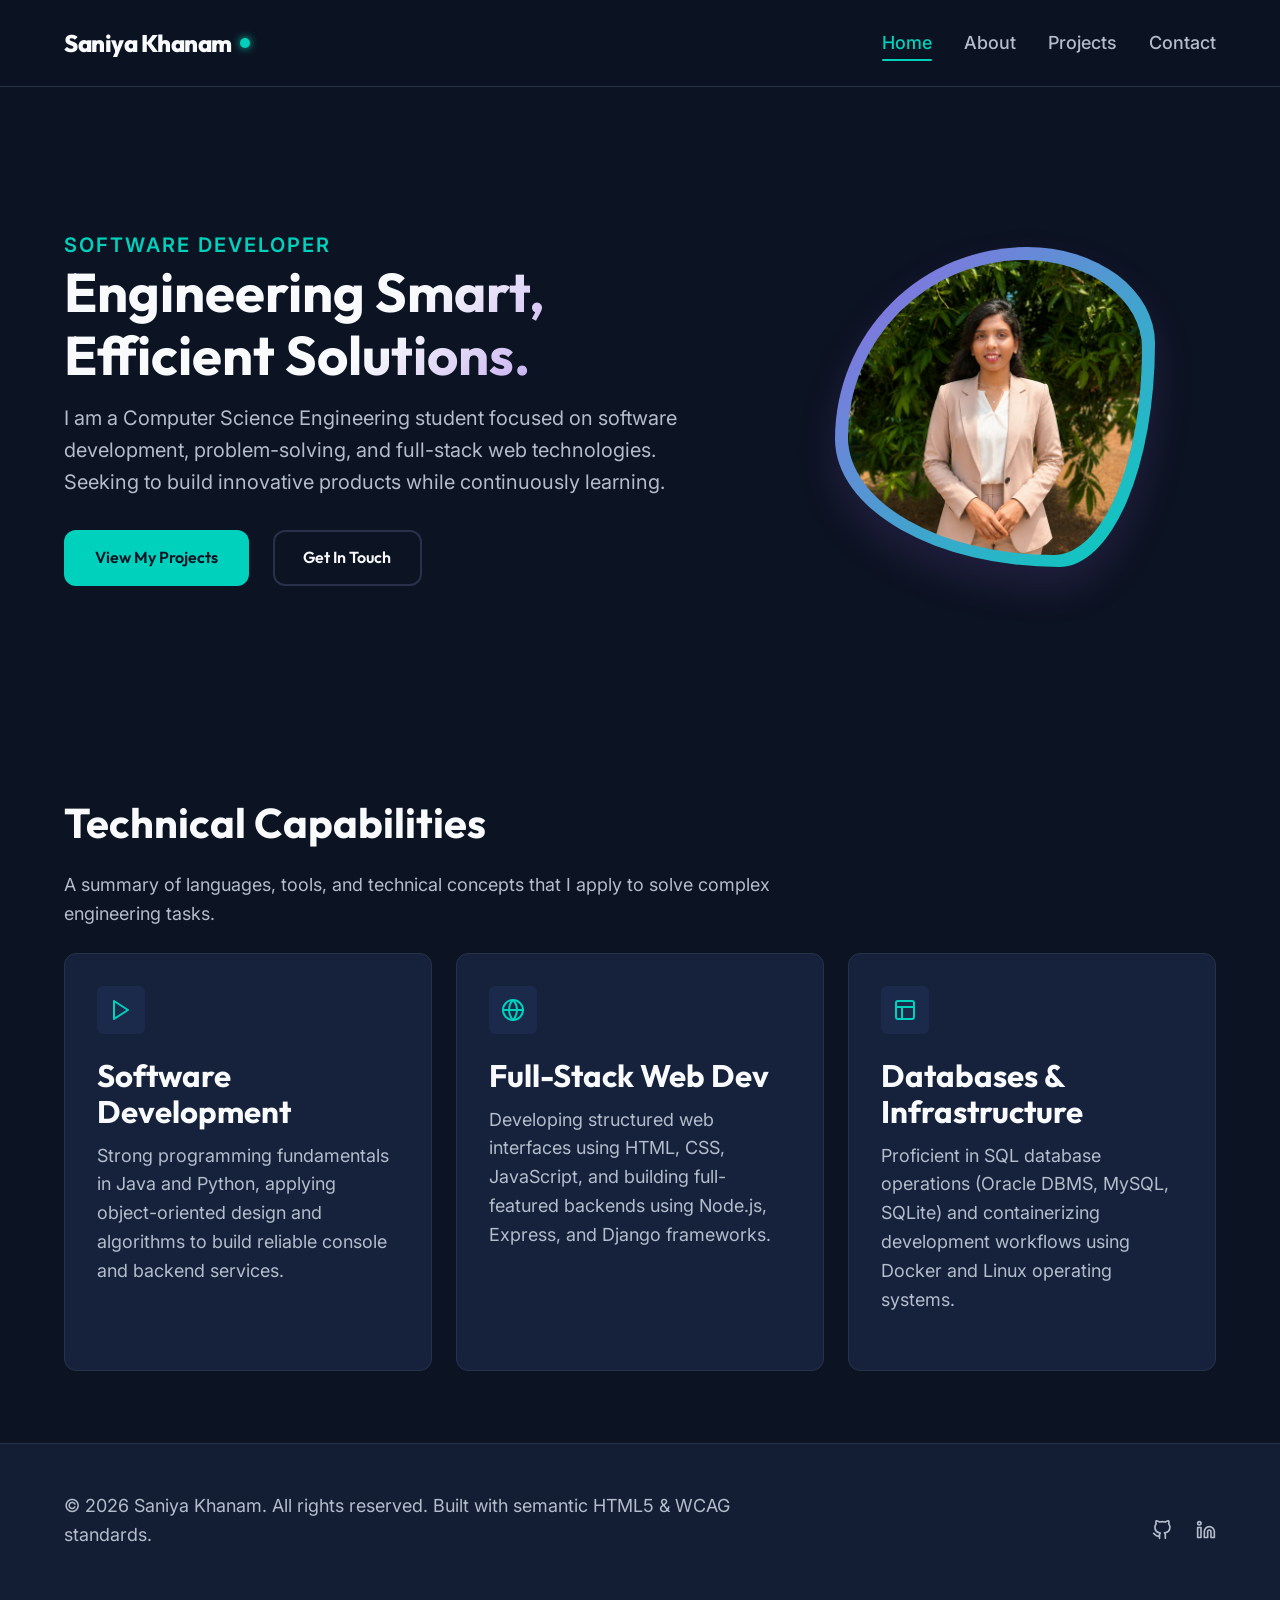
<file: index.html>
<!DOCTYPE html>
<html lang="en">
<head>
  <meta charset="UTF-8">
  <meta name="viewport" content="width=device-width, initial-scale=1.0">
  <title>Saniya Khanam | Computer Science Engineering Portfolio</title>
  
  <!-- SEO Meta Tags -->
  <meta name="description" content="Welcome to the portfolio of Saniya Khanam, a Computer Science Engineering student specialized in software development, Java, Python, and full-stack web applications.">
  <meta name="keywords" content="Saniya Khanam, computer science student, software developer portfolio, Java developer, Python developer, accessible design">
  <meta name="author" content="Saniya Khanam">
  <link rel="canonical" href="https://example.com/index.html">

  <!-- Open Graph / Facebook -->
  <meta property="og:type" content="website">
  <meta property="og:url" content="https://example.com/index.html">
  <meta property="og:title" content="Saniya Khanam | Computer Science Engineering Portfolio">
  <meta property="og:description" content="Welcome to the portfolio of Saniya Khanam, a Computer Science Engineering student specialized in software development, Java, Python, and full-stack web applications.">
  <meta property="og:image" content="https://example.com/assets/profile_avatar.png">

  <!-- Twitter -->
  <meta property="twitter:card" content="summary_large_image">
  <meta property="twitter:url" content="https://example.com/index.html">
  <meta property="twitter:title" content="Saniya Khanam | Computer Science Engineering Portfolio">
  <meta property="twitter:description" content="Welcome to the portfolio of Saniya Khanam, a Computer Science Engineering student specialized in software development, Java, Python, and full-stack web applications.">
  <meta property="twitter:image" content="https://example.com/assets/profile_avatar.png">

  <!-- Favicon & Stylesheet -->
  <link rel="icon" href="data:image/svg+xml,<svg xmlns=%22http://www.w3.org/2000/svg%22 viewBox=%220 0 100 100%22><text y=%22.9em%22 font-size=%2290%22>⚡</text></svg>">
  <link rel="stylesheet" href="css/style.css">
</head>
<body>

  <!-- Keyboard Accessibility: Skip to Content Link -->
  <a href="#main-content" class="skip-link">Skip to main content</a>

  <!-- Header and Global Navigation -->
  <header class="site-header">
    <div class="container nav-container">
      <a href="index.html" class="logo" aria-label="Saniya Khanam Portfolio Home">
        Saniya Khanam <span class="logo-dot" aria-hidden="true"></span>
      </a>

      <!-- Mobile Navigation Hamburger Menu Toggle Button -->
      <button class="nav-toggle" aria-expanded="false" aria-controls="primary-navigation" aria-label="Toggle navigation menu">
        <span class="nav-toggle-icon" aria-hidden="true"></span>
      </button>

      <nav id="primary-navigation" aria-label="Primary Navigation">
        <ul class="nav-menu">
          <li><a href="index.html" class="nav-link" aria-current="page">Home</a></li>
          <li><a href="about.html" class="nav-link">About</a></li>
          <li><a href="projects.html" class="nav-link">Projects</a></li>
          <li><a href="contact.html" class="nav-link">Contact</a></li>
        </ul>
      </nav>
    </div>
  </header>

  <!-- Main Content Entry -->
  <main id="main-content">

    <!-- Hero Introduction Section -->
    <section class="section-padding container hero" aria-labelledby="hero-heading">
      <div class="hero-text-block">
        <span class="hero-subtitle">Software Developer</span>
        <h1 id="hero-heading" class="hero-title">Engineering Smart, Efficient Solutions.</h1>
        <p class="hero-desc">
          I am a Computer Science Engineering student focused on software development, problem-solving, and full-stack web technologies. Seeking to build innovative products while continuously learning.
        </p>
        <div class="hero-ctas">
          <a href="projects.html" class="btn btn-primary">View My Projects</a>
          <a href="contact.html" class="btn btn-secondary">Get In Touch</a>
        </div>
      </div>
      
      <!-- Interactive Morphing Graphic with Avatar -->
      <div class="hero-graphic" aria-hidden="true">
        <div class="graphic-shape">
          <img src="assets/profile_avatar.png" alt="" class="graphic-avatar">
        </div>
      </div>
    </section>

    <!-- Core Capabilities / Skills Section -->
    <section class="section-padding container" aria-labelledby="skills-heading">
      <h2 id="skills-heading">Technical Capabilities</h2>
      <p>A summary of languages, tools, and technical concepts that I apply to solve complex engineering tasks.</p>
      
      <div class="skills-grid">
        <!-- Capability Card 1 -->
        <article class="skill-card">
          <div class="skill-icon" aria-hidden="true">
            <svg xmlns="http://www.w3.org/2000/svg" width="24" height="24" viewBox="0 0 24 24" fill="none" stroke="currentColor" stroke-width="2" stroke-linecap="round" stroke-linejoin="round"><polygon points="5 3 19 12 5 21 5 3"></polygon></svg>
          </div>
          <h3>Software Development</h3>
          <p>Strong programming fundamentals in Java and Python, applying object-oriented design and algorithms to build reliable console and backend services.</p>
        </article>

        <!-- Capability Card 2 -->
        <article class="skill-card">
          <div class="skill-icon" aria-hidden="true">
            <svg xmlns="http://www.w3.org/2000/svg" width="24" height="24" viewBox="0 0 24 24" fill="none" stroke="currentColor" stroke-width="2" stroke-linecap="round" stroke-linejoin="round"><circle cx="12" cy="12" r="10"></circle><path d="M12 2a14.5 14.5 0 0 0 0 20 14.5 14.5 0 0 0 0-20"></path><path d="M2 12h20"></path></svg>
          </div>
          <h3>Full-Stack Web Dev</h3>
          <p>Developing structured web interfaces using HTML, CSS, JavaScript, and building full-featured backends using Node.js, Express, and Django frameworks.</p>
        </article>

        <!-- Capability Card 3 -->
        <article class="skill-card">
          <div class="skill-icon" aria-hidden="true">
            <svg xmlns="http://www.w3.org/2000/svg" width="24" height="24" viewBox="0 0 24 24" fill="none" stroke="currentColor" stroke-width="2" stroke-linecap="round" stroke-linejoin="round"><rect x="3" y="3" width="18" height="18" rx="2" ry="2"></rect><line x1="3" y1="9" x2="21" y2="9"></line><line x1="9" y1="21" x2="9" y2="9"></line></svg>
          </div>
          <h3>Databases & Infrastructure</h3>
          <p>Proficient in SQL database operations (Oracle DBMS, MySQL, SQLite) and containerizing development workflows using Docker and Linux operating systems.</p>
        </article>
      </div>
    </section>

  </main>

  <!-- Global Footer -->
  <footer class="site-footer">
    <div class="container footer-content">
      <p>&copy; 2026 Saniya Khanam. All rights reserved. Built with semantic HTML5 & WCAG standards.</p>
      <ul class="social-links" aria-label="Social Media Links">
        <li>
          <a href="https://github.com/saniyakhanam13" class="social-link" aria-label="Saniya's GitHub Profile (opens in a new tab)" target="_blank">
            <svg xmlns="http://www.w3.org/2000/svg" width="20" height="20" viewBox="0 0 24 24" fill="none" stroke="currentColor" stroke-width="2" stroke-linecap="round" stroke-linejoin="round"><path d="M9 19c-5 1.5-5-2.5-7-3m14 6v-3.87a3.37 3.37 0 0 0-.94-2.61c3.14-.35 6.44-1.54 6.44-7A5.44 5.44 0 0 0 20 4.77 5.07 5.07 0 0 0 19.91 1S18.73.65 16 2.48a13.38 13.38 0 0 0-7 0C6.27.65 5.09 1 5.09 1A5.07 5.07 0 0 0 5 4.77a5.44 5.44 0 0 0-1.5 3.78c0 5.42 3.3 6.61 6.44 7A3.37 3.37 0 0 0 9 18.13V22"></path></svg>
          </a>
        </li>
        <li>
          <a href="https://linkedin.com/in/saniya-khanam13/" class="social-link" aria-label="Saniya's LinkedIn Profile (opens in a new tab)" target="_blank">
            <svg xmlns="http://www.w3.org/2000/svg" width="20" height="20" viewBox="0 0 24 24" fill="none" stroke="currentColor" stroke-width="2" stroke-linecap="round" stroke-linejoin="round"><path d="M16 8a6 6 0 0 1 6 6v7h-4v-7a2 2 0 0 0-2-2 2 2 0 0 0-2 2v7h-4v-7a6 6 0 0 1 6-6z"></path><rect x="2" y="9" width="4" height="12"></rect><circle cx="4" cy="4" r="2"></circle></svg>
          </a>
        </li>
      </ul>
    </div>
  </footer>

  <script src="js/main.js"></script>
</body>
</html>
</file>
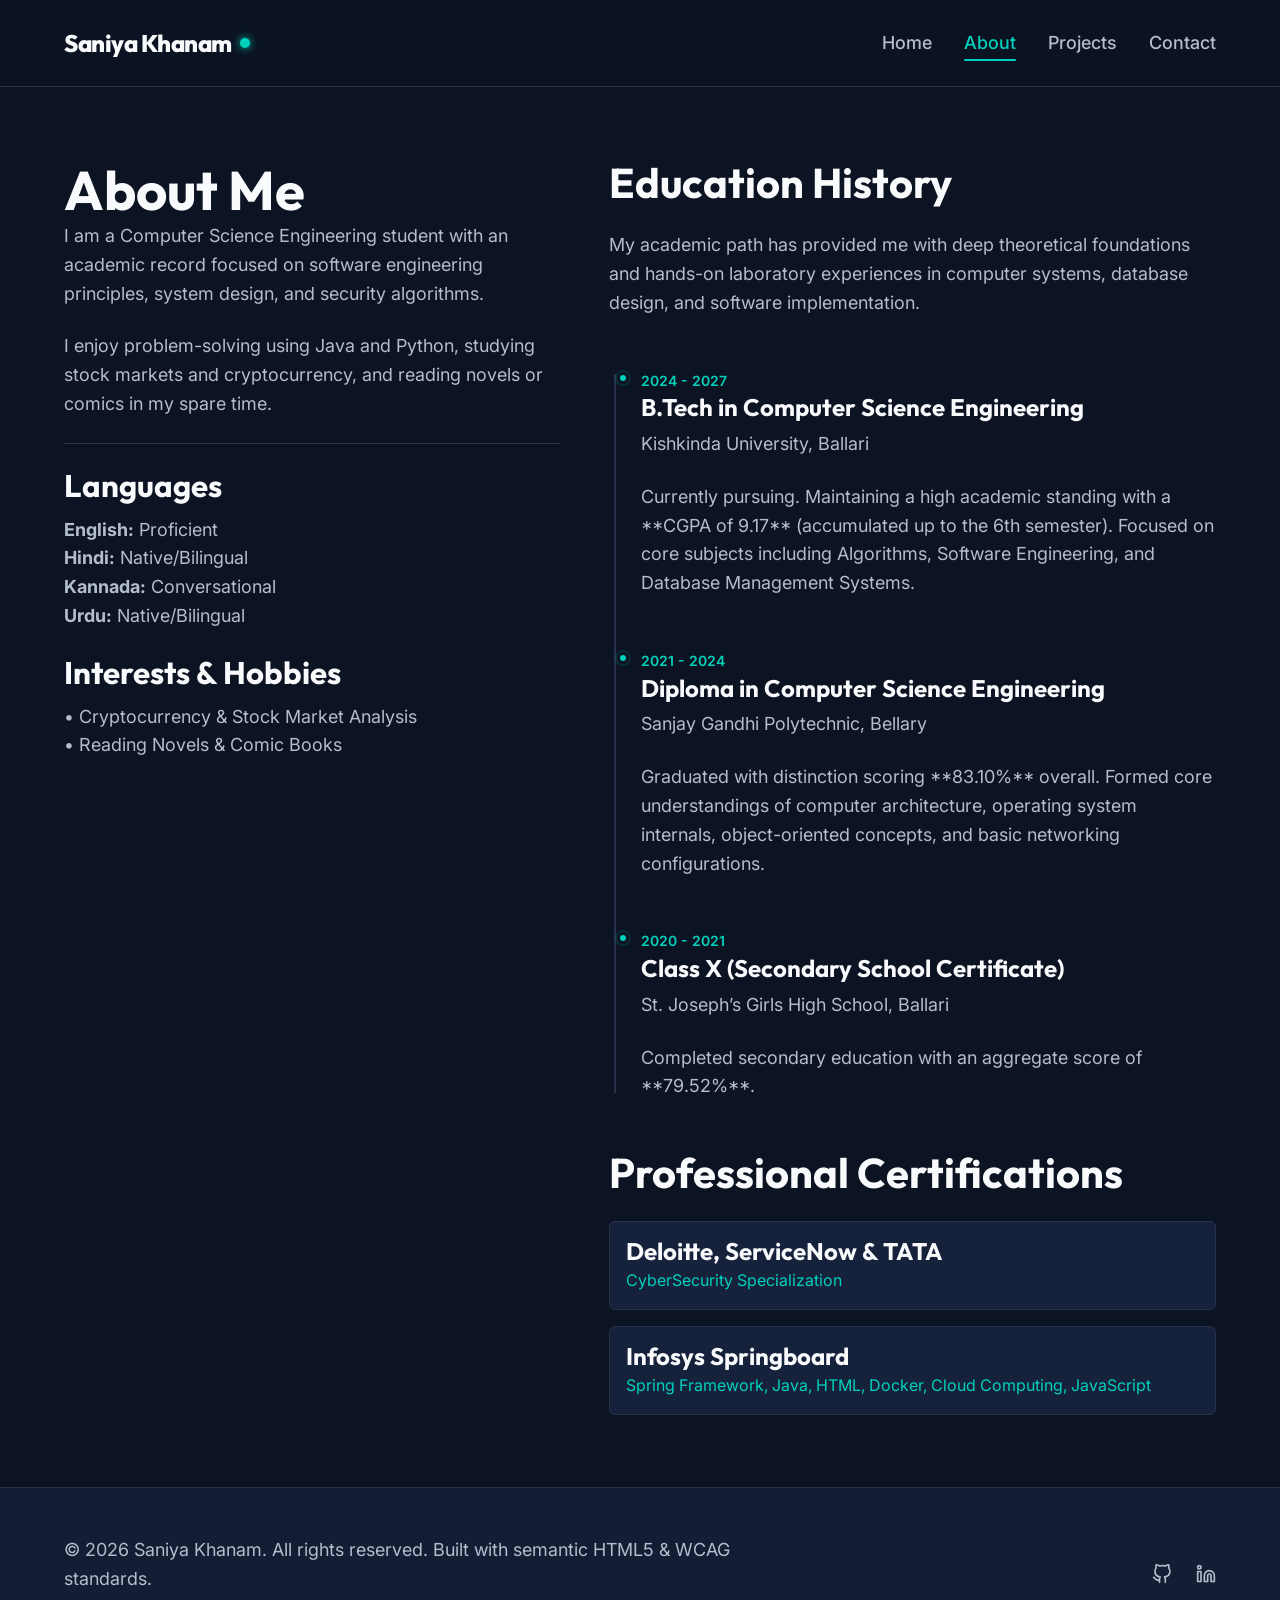
<file: about.html>
<!DOCTYPE html>
<html lang="en">
<head>
  <meta charset="UTF-8">
  <meta name="viewport" content="width=device-width, initial-scale=1.0">
  <title>About Saniya Khanam | Computer Science Journey & Skills</title>
  
  <!-- SEO Meta Tags -->
  <meta name="description" content="Read Saniya Khanam's academic timeline, certifications, programming languages, and hobbies as a Computer Science Engineering student at Kishkinda University.">
  <meta name="keywords" content="Saniya Khanam, education history, Kishkinda University, Sanjay Gandhi Polytechnic, computer science profile">
  <meta name="author" content="Saniya Khanam">
  <link rel="canonical" href="https://example.com/about.html">

  <!-- Open Graph -->
  <meta property="og:type" content="website">
  <meta property="og:url" content="https://example.com/about.html">
  <meta property="og:title" content="About Saniya Khanam | Academic & Technical Profile">
  <meta property="og:description" content="Read Saniya Khanam's academic timeline, certifications, programming languages, and hobbies as a Computer Science Engineering student at Kishkinda University.">
  <meta property="og:image" content="https://example.com/assets/profile_avatar.png">

  <!-- Favicon & Stylesheet -->
  <link rel="icon" href="data:image/svg+xml,<svg xmlns=%22http://www.w3.org/2000/svg%22 viewBox=%220 0 100 100%22><text y=%22.9em%22 font-size=%2290%22>⚡</text></svg>">
  <link rel="stylesheet" href="css/style.css">
</head>
<body>

  <!-- Keyboard Accessibility: Skip to Content Link -->
  <a href="#main-content" class="skip-link">Skip to main content</a>

  <!-- Header and Global Navigation -->
  <header class="site-header">
    <div class="container nav-container">
      <a href="index.html" class="logo" aria-label="Saniya Khanam Portfolio Home">
        Saniya Khanam <span class="logo-dot" aria-hidden="true"></span>
      </a>

      <button class="nav-toggle" aria-expanded="false" aria-controls="primary-navigation" aria-label="Toggle navigation menu">
        <span class="nav-toggle-icon" aria-hidden="true"></span>
      </button>

      <nav id="primary-navigation" aria-label="Primary Navigation">
        <ul class="nav-menu">
          <li><a href="index.html" class="nav-link">Home</a></li>
          <li><a href="about.html" class="nav-link" aria-current="page">About</a></li>
          <li><a href="projects.html" class="nav-link">Projects</a></li>
          <li><a href="contact.html" class="nav-link">Contact</a></li>
        </ul>
      </nav>
    </div>
  </header>

  <!-- Main Content Entry -->
  <main id="main-content">

    <section class="section-padding container">
      <div class="about-grid">
        
        <!-- Sticky Bio Card Column -->
        <aside class="about-sticky-side" aria-label="Personal Information & Hobbies">
          <h1 id="about-title">About Me</h1>
          <p>
            I am a Computer Science Engineering student with an academic record focused on software engineering principles, system design, and security algorithms.
          </p>
          <p>
            I enjoy problem-solving using Java and Python, studying stock markets and cryptocurrency, and reading novels or comics in my spare time.
          </p>

          <div style="margin-top: var(--space-md); border-top: 1px solid var(--clr-border); padding-top: var(--space-md);">
            <h3 id="languages-title">Languages</h3>
            <ul style="list-style: none; margin-bottom: var(--space-md); color: var(--clr-text-muted);" aria-labelledby="languages-title">
              <li><strong>English:</strong> Proficient</li>
              <li><strong>Hindi:</strong> Native/Bilingual</li>
              <li><strong>Kannada:</strong> Conversational</li>
              <li><strong>Urdu:</strong> Native/Bilingual</li>
            </ul>

            <h3 id="hobbies-title">Interests & Hobbies</h3>
            <ul style="list-style: none; color: var(--clr-text-muted);" aria-labelledby="hobbies-title">
              <li>• Cryptocurrency & Stock Market Analysis</li>
              <li>• Reading Novels & Comic Books</li>
            </ul>
          </div>
        </aside>

        <!-- Profile Experience & Details Column -->
        <section aria-labelledby="education-heading">
          <h2 id="education-heading">Education History</h2>
          
          <p class="about-details">
            My academic path has provided me with deep theoretical foundations and hands-on laboratory experiences in computer systems, database design, and software implementation.
          </p>

          <h3 id="timeline-subheading" class="visually-hidden">Educational Timeline</h3>
          <ol class="timeline" aria-describedby="timeline-subheading">
            
            <!-- Timeline Item 1 -->
            <li class="timeline-item">
              <span class="timeline-date" aria-hidden="true">2024 - 2027</span>
              <h4>
                B.Tech in Computer Science Engineering 
                <span class="visually-hidden">(Period: 2024 to 2027)</span>
              </h4>
              <p class="timeline-company">Kishkinda University, Ballari</p>
              <p>
                Currently pursuing. Maintaining a high academic standing with a **CGPA of 9.17** (accumulated up to the 6th semester). Focused on core subjects including Algorithms, Software Engineering, and Database Management Systems.
              </p>
            </li>

            <!-- Timeline Item 2 -->
            <li class="timeline-item">
              <span class="timeline-date" aria-hidden="true">2021 - 2024</span>
              <h4>
                Diploma in Computer Science Engineering 
                <span class="visually-hidden">(Period: 2021 to 2024)</span>
              </h4>
              <p class="timeline-company">Sanjay Gandhi Polytechnic, Bellary</p>
              <p>
                Graduated with distinction scoring **83.10%** overall. Formed core understandings of computer architecture, operating system internals, object-oriented concepts, and basic networking configurations.
              </p>
            </li>

            <!-- Timeline Item 3 -->
            <li class="timeline-item">
              <span class="timeline-date" aria-hidden="true">2020 - 2021</span>
              <h4>
                Class X (Secondary School Certificate) 
                <span class="visually-hidden">(Period: 2020 to 2021)</span>
              </h4>
              <p class="timeline-company">St. Joseph’s Girls High School, Ballari</p>
              <p>
                Completed secondary education with an aggregate score of **79.52%**.
              </p>
            </li>

          </ol>

          <!-- Certifications Section -->
          <section aria-labelledby="certifications-heading" style="margin-top: var(--space-xl);">
            <h2 id="certifications-heading">Professional Certifications</h2>
            <ul style="list-style: none; display: grid; gap: var(--space-sm); padding-left: 0;">
              
              <li style="background: var(--clr-surface-card); border: 1px solid var(--clr-border); padding: var(--space-sm); border-radius: var(--radius-sm);">
                <h4 style="margin-bottom: 2px;">Deloitte, ServiceNow & TATA</h4>
                <p style="margin-bottom: 0; font-size: var(--fs-sm); color: var(--clr-accent);">CyberSecurity Specialization</p>
              </li>

              <li style="background: var(--clr-surface-card); border: 1px solid var(--clr-border); padding: var(--space-sm); border-radius: var(--radius-sm);">
                <h4 style="margin-bottom: 2px;">Infosys Springboard</h4>
                <p style="margin-bottom: 0; font-size: var(--fs-sm); color: var(--clr-accent);">Spring Framework, Java, HTML, Docker, Cloud Computing, JavaScript</p>
              </li>

            </ul>
          </section>

        </section>

      </div>
    </section>

  </main>

  <!-- Global Footer -->
  <footer class="site-footer">
    <div class="container footer-content">
      <p>&copy; 2026 Saniya Khanam. All rights reserved. Built with semantic HTML5 & WCAG standards.</p>
      <ul class="social-links" aria-label="Social Media Links">
        <li>
          <a href="https://github.com/saniyakhanam13" class="social-link" aria-label="Saniya's GitHub Profile (opens in a new tab)" target="_blank">
            <svg xmlns="http://www.w3.org/2000/svg" width="20" height="20" viewBox="0 0 24 24" fill="none" stroke="currentColor" stroke-width="2" stroke-linecap="round" stroke-linejoin="round"><path d="M9 19c-5 1.5-5-2.5-7-3m14 6v-3.87a3.37 3.37 0 0 0-.94-2.61c3.14-.35 6.44-1.54 6.44-7A5.44 5.44 0 0 0 20 4.77 5.07 5.07 0 0 0 19.91 1S18.73.65 16 2.48a13.38 13.38 0 0 0-7 0C6.27.65 5.09 1 5.09 1A5.07 5.07 0 0 0 5 4.77a5.44 5.44 0 0 0-1.5 3.78c0 5.42 3.3 6.61 6.44 7A3.37 3.37 0 0 0 9 18.13V22"></path></svg>
          </a>
        </li>
        <li>
          <a href="https://linkedin.com/in/saniya-khanam13/" class="social-link" aria-label="Saniya's LinkedIn Profile (opens in a new tab)" target="_blank">
            <svg xmlns="http://www.w3.org/2000/svg" width="20" height="20" viewBox="0 0 24 24" fill="none" stroke="currentColor" stroke-width="2" stroke-linecap="round" stroke-linejoin="round"><path d="M16 8a6 6 0 0 1 6 6v7h-4v-7a2 2 0 0 0-2-2 2 2 0 0 0-2 2v7h-4v-7a6 6 0 0 1 6-6z"></path><rect x="2" y="9" width="4" height="12"></rect><circle cx="4" cy="4" r="2"></circle></svg>
          </a>
        </li>
      </ul>
    </div>
  </footer>

  <script src="js/main.js"></script>
</body>
</html>
</file>
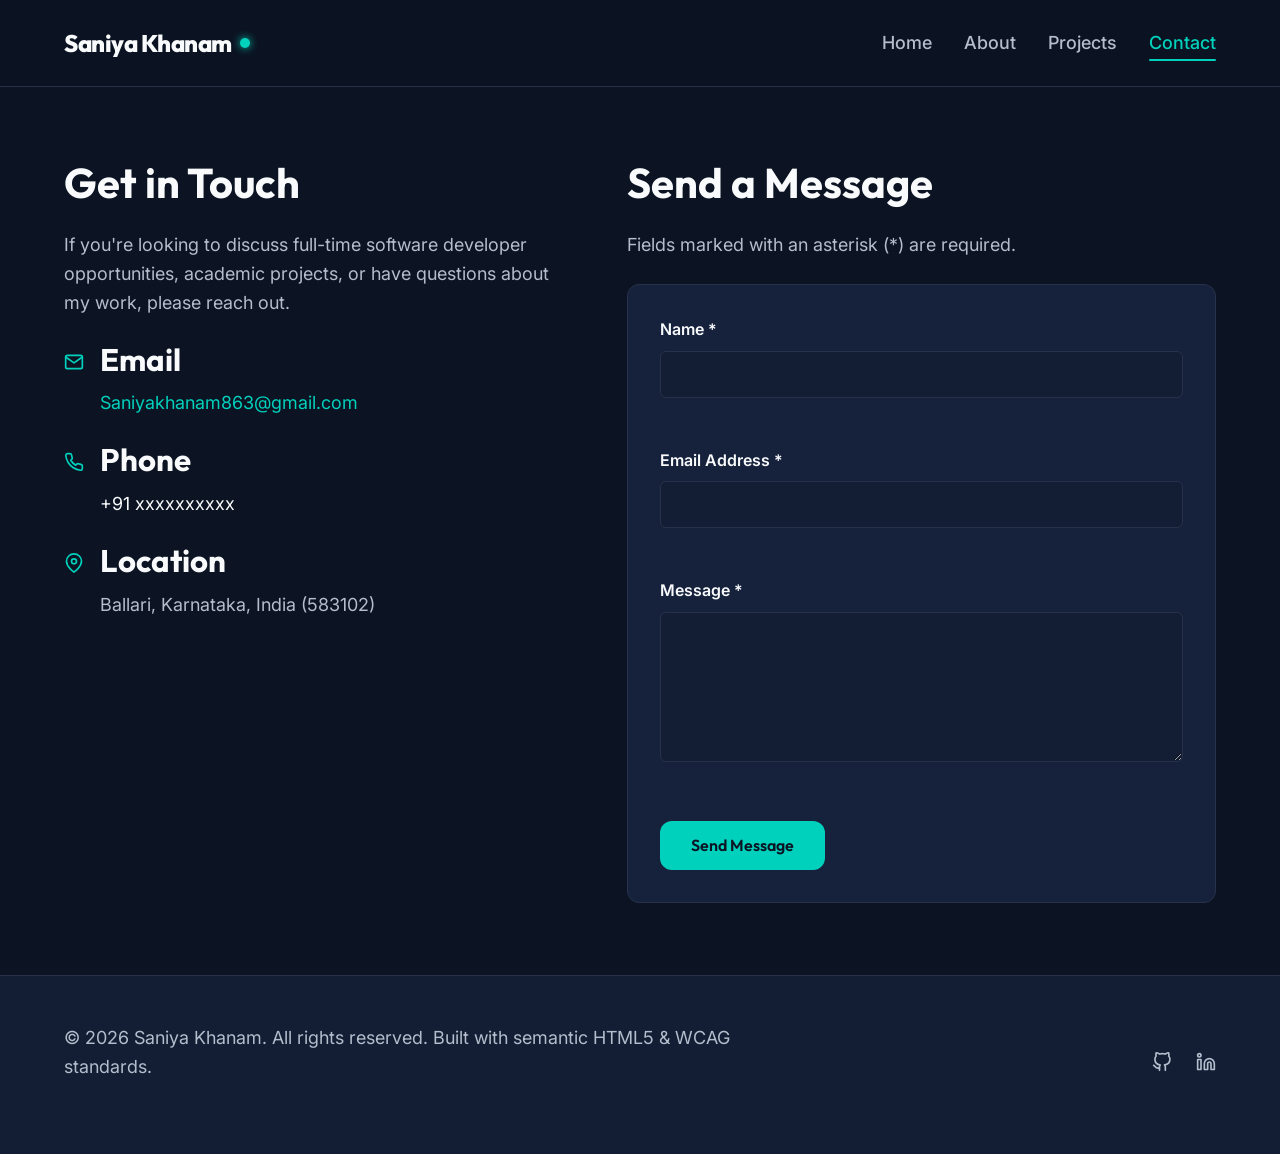
<file: contact.html>
<!DOCTYPE html>
<html lang="en">
<head>
  <meta charset="UTF-8">
  <meta name="viewport" content="width=device-width, initial-scale=1.0">
  <title>Contact Saniya Khanam | Get in Touch</title>
  
  <!-- SEO Meta Tags -->
  <meta name="description" content="Get in touch with Saniya Khanam for software engineering opportunities, academic projects discussion, or collaboration requests.">
  <meta name="keywords" content="contact Saniya Khanam, hire computer science student, Bangalore developers, Ballari software engineer contact">
  <meta name="author" content="Saniya Khanam">
  <link rel="canonical" href="https://example.com/contact.html">

  <!-- Open Graph -->
  <meta property="og:type" content="website">
  <meta property="og:url" content="https://example.com/contact.html">
  <meta property="og:title" content="Contact Saniya Khanam | Collaboration & Opportunities">
  <meta property="og:description" content="Get in touch with Saniya Khanam for software engineering opportunities, academic projects discussion, or collaboration requests.">
  <meta property="og:image" content="https://example.com/assets/profile_avatar.png">

  <!-- Favicon & Stylesheet -->
  <link rel="icon" href="data:image/svg+xml,<svg xmlns=%22http://www.w3.org/2000/svg%22 viewBox=%220 0 100 100%22><text y=%22.9em%22 font-size=%2290%22>⚡</text></svg>">
  <link rel="stylesheet" href="css/style.css">
</head>
<body>

  <!-- Keyboard Accessibility: Skip to Content Link -->
  <a href="#main-content" class="skip-link">Skip to main content</a>

  <!-- Header and Global Navigation -->
  <header class="site-header">
    <div class="container nav-container">
      <a href="index.html" class="logo" aria-label="Saniya Khanam Portfolio Home">
        Saniya Khanam <span class="logo-dot" aria-hidden="true"></span>
      </a>

      <button class="nav-toggle" aria-expanded="false" aria-controls="primary-navigation" aria-label="Toggle navigation menu">
        <span class="nav-toggle-icon" aria-hidden="true"></span>
      </button>

      <nav id="primary-navigation" aria-label="Primary Navigation">
        <ul class="nav-menu">
          <li><a href="index.html" class="nav-link">Home</a></li>
          <li><a href="about.html" class="nav-link">About</a></li>
          <li><a href="projects.html" class="nav-link">Projects</a></li>
          <li><a href="contact.html" class="nav-link" aria-current="page">Contact</a></li>
        </ul>
      </nav>
    </div>
  </header>

  <!-- Main Content Entry -->
  <main id="main-content">

    <section class="section-padding container">
      <h1 class="visually-hidden">Contact Saniya Khanam</h1>
      
      <div class="contact-layout">
        
        <!-- Contact Information Info Box -->
        <section aria-labelledby="contact-info-heading">
          <h2 id="contact-info-heading">Get in Touch</h2>
          <p>If you're looking to discuss full-time software developer opportunities, academic projects, or have questions about my work, please reach out.</p>
          
          <ul class="contact-info-list" aria-label="Contact Details">
            <li class="contact-info-item">
              <span class="contact-info-icon" aria-hidden="true">
                <svg xmlns="http://www.w3.org/2000/svg" width="20" height="20" viewBox="0 0 24 24" fill="none" stroke="currentColor" stroke-width="2" stroke-linecap="round" stroke-linejoin="round"><path d="M4 4h16c1.1 0 2 .9 2 2v12c0 1.1-.9 2-2 2H4c-1.1 0-2-.9-2-2V6c0-1.1.9-2 2-2z"></path><polyline points="22,6 12,13 2,6"></polyline></svg>
              </span>
              <div>
                <h3>Email</h3>
                <a href="mailto:Saniyakhanam863@gmail.com" aria-label="Email Saniya at Saniyakhanam863@gmail.com">Saniyakhanam863@gmail.com</a>
              </div>
            </li>

            <li class="contact-info-item">
              <span class="contact-info-icon" aria-hidden="true">
                <svg xmlns="http://www.w3.org/2000/svg" width="20" height="20" viewBox="0 0 24 24" fill="none" stroke="currentColor" stroke-width="2" stroke-linecap="round" stroke-linejoin="round"><path d="M22 16.92v3a2 2 0 0 1-2.18 2 19.79 19.79 0 0 1-8.63-3.07 19.5 19.5 0 0 1-6-6 19.79 19.79 0 0 1-3.07-8.67A2 2 0 0 1 4.11 2h3a2 2 0 0 1 2 1.72 12.84 12.84 0 0 0 .7 2.81 2 2 0 0 1-.45 2.11L8.09 9.91a16 16 0 0 0 6 6l1.27-1.27a2 2 0 0 1 2.11-.45 12.84 12.84 0 0 0 2.81.7A2 2 0 0 1 22 16.92z"></path></svg>
              </span>
              <div>
                <h3>Phone</h3>
                <span aria-label="Phone number: +91 xxxxxxxxxx">+91 xxxxxxxxxx</span>
              </div>
            </li>

            <li class="contact-info-item">
              <span class="contact-info-icon" aria-hidden="true">
                <svg xmlns="http://www.w3.org/2000/svg" width="20" height="20" viewBox="0 0 24 24" fill="none" stroke="currentColor" stroke-width="2" stroke-linecap="round" stroke-linejoin="round"><path d="M21 10c0 7-9 13-9 13s-9-6-9-13a9 9 0 0 1 18 0z"></path><circle cx="12" cy="10" r="3"></circle></svg>
              </span>
              <div>
                <h3>Location</h3>
                <p>Ballari, Karnataka, India (583102)</p>
              </div>
            </li>
          </ul>
        </section>

        <!-- Accessible Contact Form -->
        <section aria-labelledby="form-heading">
          <h2 id="form-heading">Send a Message</h2>
          <p id="form-instructions">Fields marked with an asterisk (<span aria-hidden="true">*</span>) are required.</p>
          
          <form class="contact-form" novalidate aria-describedby="form-instructions">
            
            <!-- Live status announcement zone -->
            <div id="form-status" class="form-status" aria-live="polite" hidden></div>

            <!-- Name Input Field Group -->
            <div class="form-group">
              <label for="contact-name" class="form-label">
                Name <span aria-hidden="true">*</span>
              </label>
              <input 
                type="text" 
                id="contact-name" 
                name="name" 
                class="form-input" 
                required 
                aria-required="true"
                autocomplete="name" 
                aria-describedby="contact-name-error"
                aria-invalid="false"
              >
              <span class="form-error" id="contact-name-error" aria-hidden="true"></span>
            </div>

            <!-- Email Input Field Group -->
            <div class="form-group">
              <label for="contact-email" class="form-label">
                Email Address <span aria-hidden="true">*</span>
              </label>
              <input 
                type="email" 
                id="contact-email" 
                name="email" 
                class="form-input" 
                required 
                aria-required="true"
                autocomplete="email" 
                aria-describedby="contact-email-error"
                aria-invalid="false"
              >
              <span class="form-error" id="contact-email-error" aria-hidden="true"></span>
            </div>

            <!-- Message Textarea Field Group -->
            <div class="form-group">
              <label for="contact-message" class="form-label">
                Message <span aria-hidden="true">*</span>
              </label>
              <textarea 
                id="contact-message" 
                name="message" 
                class="form-textarea" 
                required 
                aria-required="true"
                aria-describedby="contact-message-error"
                aria-invalid="false"
              ></textarea>
              <span class="form-error" id="contact-message-error" aria-hidden="true"></span>
            </div>

            <button type="submit" class="btn btn-primary">
              Send Message
            </button>
            
          </form>
        </section>

      </div>
    </section>

  </main>

  <!-- Global Footer -->
  <footer class="site-footer">
    <div class="container footer-content">
      <p>&copy; 2026 Saniya Khanam. All rights reserved. Built with semantic HTML5 & WCAG standards.</p>
      <ul class="social-links" aria-label="Social Media Links">
        <li>
          <a href="https://github.com/saniyakhanam13" class="social-link" aria-label="Saniya's GitHub Profile (opens in a new tab)" target="_blank">
            <svg xmlns="http://www.w3.org/2000/svg" width="20" height="20" viewBox="0 0 24 24" fill="none" stroke="currentColor" stroke-width="2" stroke-linecap="round" stroke-linejoin="round"><path d="M9 19c-5 1.5-5-2.5-7-3m14 6v-3.87a3.37 3.37 0 0 0-.94-2.61c3.14-.35 6.44-1.54 6.44-7A5.44 5.44 0 0 0 20 4.77 5.07 5.07 0 0 0 19.91 1S18.73.65 16 2.48a13.38 13.38 0 0 0-7 0C6.27.65 5.09 1 5.09 1A5.07 5.07 0 0 0 5 4.77a5.44 5.44 0 0 0-1.5 3.78c0 5.42 3.3 6.61 6.44 7A3.37 3.37 0 0 0 9 18.13V22"></path></svg>
          </a>
        </li>
        <li>
          <a href="https://linkedin.com/in/saniya-khanam13/" class="social-link" aria-label="Saniya's LinkedIn Profile (opens in a new tab)" target="_blank">
            <svg xmlns="http://www.w3.org/2000/svg" width="20" height="20" viewBox="0 0 24 24" fill="none" stroke="currentColor" stroke-width="2" stroke-linecap="round" stroke-linejoin="round"><path d="M16 8a6 6 0 0 1 6 6v7h-4v-7a2 2 0 0 0-2-2 2 2 0 0 0-2 2v7h-4v-7a6 6 0 0 1 6-6z"></path><rect x="2" y="9" width="4" height="12"></rect><circle cx="4" cy="4" r="2"></circle></svg>
          </a>
        </li>
      </ul>
    </div>
  </footer>

  <script src="js/main.js"></script>
</body>
</html>
</file>
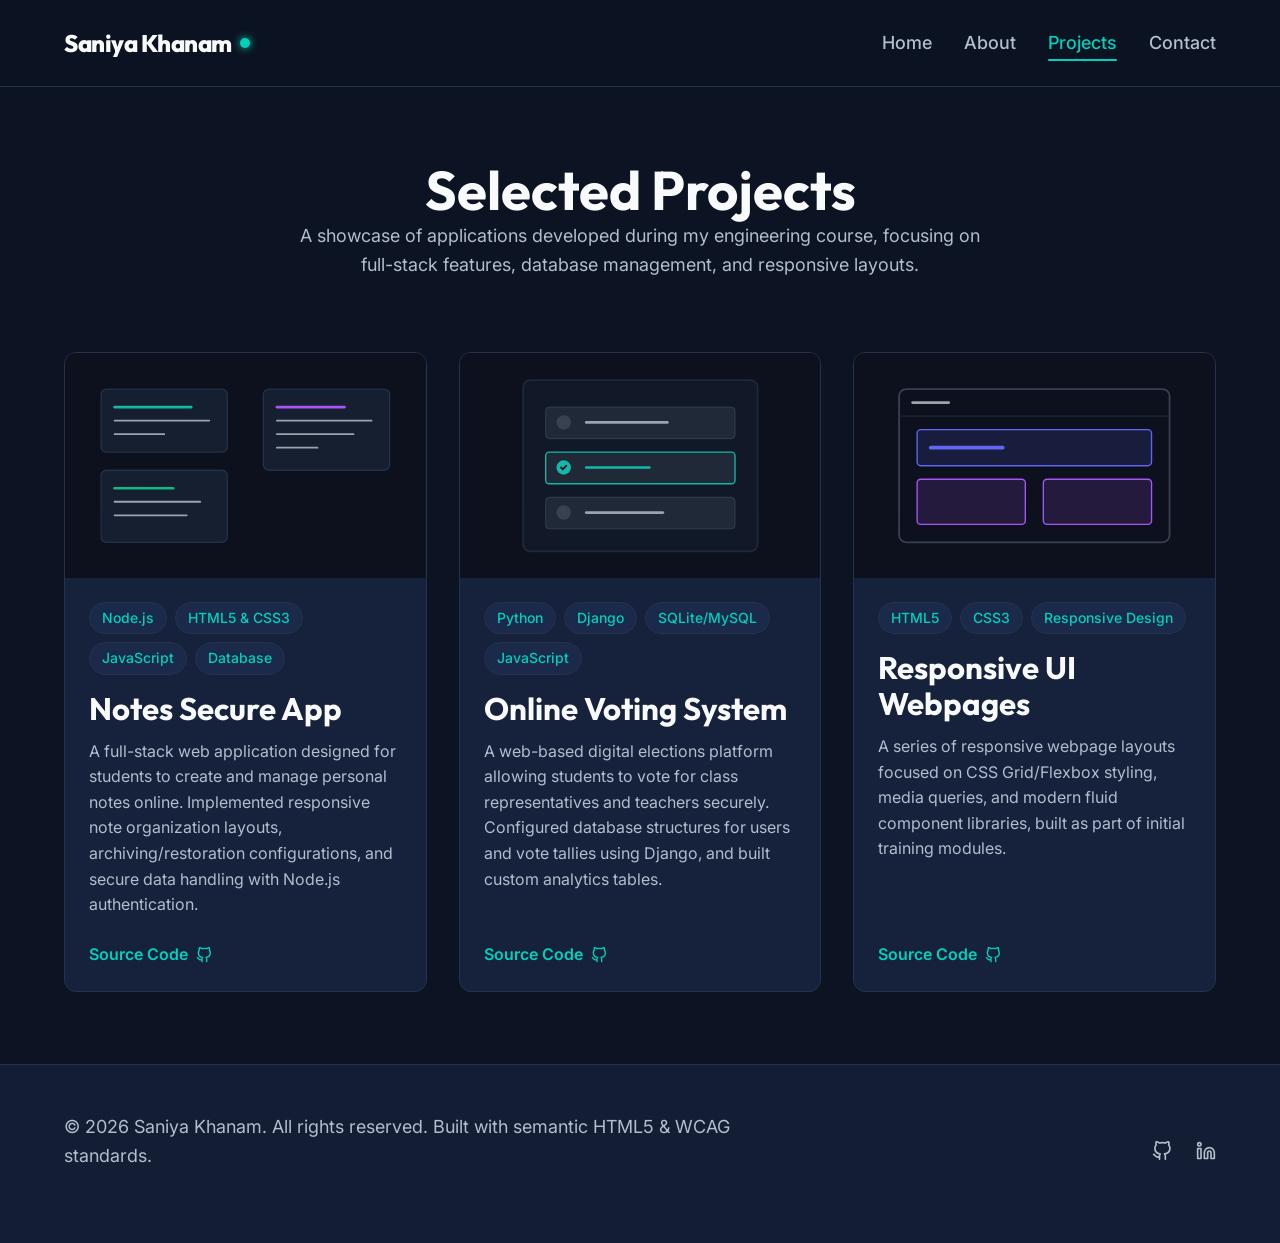
<file: projects.html>
<!DOCTYPE html>
<html lang="en">
<head>
  <meta charset="UTF-8">
  <meta name="viewport" content="width=device-width, initial-scale=1.0">
  <title>Projects Portfolio | Saniya Khanam Engineering Work</title>
  
  <!-- SEO Meta Tags -->
  <meta name="description" content="Browse Saniya Khanam's software projects including the Notes Secure App, Django Online Voting System, and responsive frontend webpage developments.">
  <meta name="keywords" content="Notes Secure App, Django Voting System, Python projects, Java developer projects, Saniya projects portfolio">
  <meta name="author" content="Saniya Khanam">
  <link rel="canonical" href="https://example.com/projects.html">

  <!-- Open Graph -->
  <meta property="og:type" content="website">
  <meta property="og:url" content="https://example.com/projects.html">
  <meta property="og:title" content="Featured Projects | Saniya Khanam Portfolio">
  <meta property="og:description" content="Browse Saniya Khanam's software projects including the Notes Secure App, Django Online Voting System, and responsive frontend webpage developments.">
  <meta property="og:image" content="https://example.com/assets/profile_avatar.png">

  <!-- Favicon & Stylesheet -->
  <link rel="icon" href="data:image/svg+xml,<svg xmlns=%22http://www.w3.org/2000/svg%22 viewBox=%220 0 100 100%22><text y=%22.9em%22 font-size=%2290%22>⚡</text></svg>">
  <link rel="stylesheet" href="css/style.css">
</head>
<body>

  <!-- Keyboard Accessibility: Skip to Content Link -->
  <a href="#main-content" class="skip-link">Skip to main content</a>

  <!-- Header and Global Navigation -->
  <header class="site-header">
    <div class="container nav-container">
      <a href="index.html" class="logo" aria-label="Saniya Khanam Portfolio Home">
        Saniya Khanam <span class="logo-dot" aria-hidden="true"></span>
      </a>

      <button class="nav-toggle" aria-expanded="false" aria-controls="primary-navigation" aria-label="Toggle navigation menu">
        <span class="nav-toggle-icon" aria-hidden="true"></span>
      </button>

      <nav id="primary-navigation" aria-label="Primary Navigation">
        <ul class="nav-menu">
          <li><a href="index.html" class="nav-link">Home</a></li>
          <li><a href="about.html" class="nav-link">About</a></li>
          <li><a href="projects.html" class="nav-link" aria-current="page">Projects</a></li>
          <li><a href="contact.html" class="nav-link">Contact</a></li>
        </ul>
      </nav>
    </div>
  </header>

  <!-- Main Content Entry -->
  <main id="main-content">

    <section class="section-padding container">
      <div class="projects-header">
        <h1>Selected Projects</h1>
        <p>A showcase of applications developed during my engineering course, focusing on full-stack features, database management, and responsive layouts.</p>
      </div>

      <div class="projects-grid">
        
        <!-- Project 1 Card: Notes Secure App -->
        <article class="project-card" aria-labelledby="project-1-title">
          <div class="project-img-wrapper">
            <!-- Premium CSS/SVG Graphic: Notes / Document Layout -->
            <svg class="project-img" viewBox="0 0 400 250" fill="none" xmlns="http://www.w3.org/2000/svg" role="img" aria-label="Vector illustration representing note cards and personal dashboard elements">
              <rect width="400" height="250" fill="#0c111d"/>
              <!-- Note Item 1 -->
              <rect x="40" y="40" width="140" height="70" rx="6" fill="#161f30" stroke="#223049" stroke-width="1.5"/>
              <line x1="55" y1="60" x2="140" y2="60" stroke="#14b8a6" stroke-width="3" stroke-linecap="round"/>
              <line x1="55" y1="75" x2="160" y2="75" stroke="#9ca3af" stroke-width="2" stroke-linecap="round"/>
              <line x1="55" y1="90" x2="110" y2="90" stroke="#9ca3af" stroke-width="2" stroke-linecap="round"/>
              
              <!-- Note Item 2 -->
              <rect x="220" y="40" width="140" height="90" rx="6" fill="#161f30" stroke="#223049" stroke-width="1.5"/>
              <line x1="235" y1="60" x2="310" y2="60" stroke="#a855f7" stroke-width="3" stroke-linecap="round"/>
              <line x1="235" y1="75" x2="340" y2="75" stroke="#9ca3af" stroke-width="2" stroke-linecap="round"/>
              <line x1="235" y1="90" x2="320" y2="90" stroke="#9ca3af" stroke-width="2" stroke-linecap="round"/>
              <line x1="235" y1="105" x2="280" y2="105" stroke="#9ca3af" stroke-width="2" stroke-linecap="round"/>

              <!-- Note Item 3 -->
              <rect x="40" y="130" width="140" height="80" rx="6" fill="#161f30" stroke="#223049" stroke-width="1.5"/>
              <line x1="55" y1="150" x2="120" y2="150" stroke="#10b981" stroke-width="3" stroke-linecap="round"/>
              <line x1="55" y1="165" x2="150" y2="165" stroke="#9ca3af" stroke-width="2" stroke-linecap="round"/>
              <line x1="55" y1="180" x2="135" y2="180" stroke="#9ca3af" stroke-width="2" stroke-linecap="round"/>
            </svg>
          </div>
          <div class="project-content">
            <ul class="project-tags" aria-label="Technologies used for Notes Secure App">
              <li class="project-tag">Node.js</li>
              <li class="project-tag">HTML5 & CSS3</li>
              <li class="project-tag">JavaScript</li>
              <li class="project-tag">Database</li>
            </ul>
            <h3 id="project-1-title">Notes Secure App</h3>
            <p class="project-desc">A full-stack web application designed for students to create and manage personal notes online. Implemented responsive note organization layouts, archiving/restoration configurations, and secure data handling with Node.js authentication.</p>
            <div class="project-links">
              <a href="https://github.com/saniyakhanam13" class="project-link" aria-label="View source code of Notes Secure App on GitHub" target="_blank">
                Source Code
                <svg xmlns="http://www.w3.org/2000/svg" width="16" height="16" viewBox="0 0 24 24" fill="none" stroke="currentColor" stroke-width="2" stroke-linecap="round" stroke-linejoin="round" aria-hidden="true"><path d="M9 19c-5 1.5-5-2.5-7-3m14 6v-3.87a3.37 3.37 0 0 0-.94-2.61c3.14-.35 6.44-1.54 6.44-7A5.44 5.44 0 0 0 20 4.77 5.07 5.07 0 0 0 19.91 1S18.73.65 16 2.48a13.38 13.38 0 0 0-7 0C6.27.65 5.09 1 5.09 1A5.07 5.07 0 0 0 5 4.77a5.44 5.44 0 0 0-1.5 3.78c0 5.42 3.3 6.61 6.44 7A3.37 3.37 0 0 0 9 18.13V22"></path></svg>
              </a>
            </div>
          </div>
        </article>

        <!-- Project 2 Card: Online Voting System -->
        <article class="project-card" aria-labelledby="project-2-title">
          <div class="project-img-wrapper">
            <!-- Premium CSS/SVG Graphic: Form / Checking layout representing Voting ballot -->
            <svg class="project-img" viewBox="0 0 400 250" fill="none" xmlns="http://www.w3.org/2000/svg" role="img" aria-label="Vector illustration representing ballot selection and checking lists">
              <rect width="400" height="250" fill="#0c111d"/>
              <!-- Ballot Box / list -->
              <rect x="70" y="30" width="260" height="190" rx="8" fill="#111827" stroke="#1f2937" stroke-width="2"/>
              <!-- Vote Candidates lists -->
              <rect x="95" y="60" width="210" height="35" rx="4" fill="#1f2937" stroke="#374151" stroke-width="1"/>
              <circle cx="115" cy="77" r="8" fill="#374151"/>
              <line x1="140" y1="77" x2="230" y2="77" stroke="#9ca3af" stroke-width="3" stroke-linecap="round"/>

              <rect x="95" y="110" width="210" height="35" rx="4" fill="#1f2937" stroke="#14b8a6" stroke-width="1.5"/>
              <circle cx="115" cy="127" r="8" fill="#14b8a6"/>
              <!-- Checkmark inside active check circle -->
              <path d="M112 127 L114 129 L118 125" stroke="#0c111d" stroke-width="2" stroke-linecap="round"/>
              <line x1="140" y1="127" x2="210" y2="127" stroke="#14b8a6" stroke-width="3" stroke-linecap="round"/>

              <rect x="95" y="160" width="210" height="35" rx="4" fill="#1f2937" stroke="#374151" stroke-width="1"/>
              <circle cx="115" cy="177" r="8" fill="#374151"/>
              <line x1="140" y1="177" x2="225" y2="177" stroke="#9ca3af" stroke-width="3" stroke-linecap="round"/>
            </svg>
          </div>
          <div class="project-content">
            <ul class="project-tags" aria-label="Technologies used for Online Voting System">
              <li class="project-tag">Python</li>
              <li class="project-tag">Django</li>
              <li class="project-tag">SQLite/MySQL</li>
              <li class="project-tag">JavaScript</li>
            </ul>
            <h3 id="project-2-title">Online Voting System</h3>
            <p class="project-desc">A web-based digital elections platform allowing students to vote for class representatives and teachers securely. Configured database structures for users and vote tallies using Django, and built custom analytics tables.</p>
            <div class="project-links">
              <a href="https://github.com/saniyakhanam13" class="project-link" aria-label="View source code of Online Voting System on GitHub" target="_blank">
                Source Code
                <svg xmlns="http://www.w3.org/2000/svg" width="16" height="16" viewBox="0 0 24 24" fill="none" stroke="currentColor" stroke-width="2" stroke-linecap="round" stroke-linejoin="round" aria-hidden="true"><path d="M9 19c-5 1.5-5-2.5-7-3m14 6v-3.87a3.37 3.37 0 0 0-.94-2.61c3.14-.35 6.44-1.54 6.44-7A5.44 5.44 0 0 0 20 4.77 5.07 5.07 0 0 0 19.91 1S18.73.65 16 2.48a13.38 13.38 0 0 0-7 0C6.27.65 5.09 1 5.09 1A5.07 5.07 0 0 0 5 4.77a5.44 5.44 0 0 0-1.5 3.78c0 5.42 3.3 6.61 6.44 7A3.37 3.37 0 0 0 9 18.13V22"></path></svg>
              </a>
            </div>
          </div>
        </article>

        <!-- Project 3 Card: Webpage Development -->
        <article class="project-card" aria-labelledby="project-3-title">
          <div class="project-img-wrapper">
            <!-- Premium CSS/SVG Graphic: Device Layout frames -->
            <svg class="project-img" viewBox="0 0 400 250" fill="none" xmlns="http://www.w3.org/2000/svg" role="img" aria-label="Vector illustration showing web layout wireframes and typography structures">
              <rect width="400" height="250" fill="#0c111d"/>
              <!-- Browser window wireframe -->
              <rect x="50" y="40" width="300" height="170" rx="8" stroke="#374151" stroke-width="2"/>
              <!-- Browser navigation mock -->
              <line x1="50" y1="70" x2="350" y2="70" stroke="#1f2937" stroke-width="1.5"/>
              <line x1="65" y1="55" x2="105" y2="55" stroke="#9ca3af" stroke-width="3" stroke-linecap="round"/>
              <!-- Layout elements -->
              <rect x="70" y="85" width="260" height="40" rx="4" fill="#6366f1" fill-opacity="0.15" stroke="#6366f1" stroke-width="1.5"/>
              <line x1="85" y1="105" x2="165" y2="105" stroke="#6366f1" stroke-width="4" stroke-linecap="round"/>

              <rect x="70" y="140" width="120" height="50" rx="4" fill="#a855f7" fill-opacity="0.15" stroke="#a855f7" stroke-width="1.5"/>
              <rect x="210" y="140" width="120" height="50" rx="4" fill="#a855f7" fill-opacity="0.15" stroke="#a855f7" stroke-width="1.5"/>
            </svg>
          </div>
          <div class="project-content">
            <ul class="project-tags" aria-label="Technologies used for Webpage Development">
              <li class="project-tag">HTML5</li>
              <li class="project-tag">CSS3</li>
              <li class="project-tag">Responsive Design</li>
            </ul>
            <h3 id="project-3-title">Responsive UI Webpages</h3>
            <p class="project-desc">A series of responsive webpage layouts focused on CSS Grid/Flexbox styling, media queries, and modern fluid component libraries, built as part of initial training modules.</p>
            <div class="project-links">
              <a href="https://github.com/saniyakhanam13" class="project-link" aria-label="View source code of Responsive UI Webpages on GitHub" target="_blank">
                Source Code
                <svg xmlns="http://www.w3.org/2000/svg" width="16" height="16" viewBox="0 0 24 24" fill="none" stroke="currentColor" stroke-width="2" stroke-linecap="round" stroke-linejoin="round" aria-hidden="true"><path d="M9 19c-5 1.5-5-2.5-7-3m14 6v-3.87a3.37 3.37 0 0 0-.94-2.61c3.14-.35 6.44-1.54 6.44-7A5.44 5.44 0 0 0 20 4.77 5.07 5.07 0 0 0 19.91 1S18.73.65 16 2.48a13.38 13.38 0 0 0-7 0C6.27.65 5.09 1 5.09 1A5.07 5.07 0 0 0 5 4.77a5.44 5.44 0 0 0-1.5 3.78c0 5.42 3.3 6.61 6.44 7A3.37 3.37 0 0 0 9 18.13V22"></path></svg>
              </a>
            </div>
          </div>
        </article>

      </div>
    </section>

  </main>

  <!-- Global Footer -->
  <footer class="site-footer">
    <div class="container footer-content">
      <p>&copy; 2026 Saniya Khanam. All rights reserved. Built with semantic HTML5 & WCAG standards.</p>
      <ul class="social-links" aria-label="Social Media Links">
        <li>
          <a href="https://github.com/saniyakhanam13" class="social-link" aria-label="Saniya's GitHub Profile (opens in a new tab)" target="_blank">
            <svg xmlns="http://www.w3.org/2000/svg" width="20" height="20" viewBox="0 0 24 24" fill="none" stroke="currentColor" stroke-width="2" stroke-linecap="round" stroke-linejoin="round"><path d="M9 19c-5 1.5-5-2.5-7-3m14 6v-3.87a3.37 3.37 0 0 0-.94-2.61c3.14-.35 6.44-1.54 6.44-7A5.44 5.44 0 0 0 20 4.77 5.07 5.07 0 0 0 19.91 1S18.73.65 16 2.48a13.38 13.38 0 0 0-7 0C6.27.65 5.09 1 5.09 1A5.07 5.07 0 0 0 5 4.77a5.44 5.44 0 0 0-1.5 3.78c0 5.42 3.3 6.61 6.44 7A3.37 3.37 0 0 0 9 18.13V22"></path></svg>
          </a>
        </li>
        <li>
          <a href="https://linkedin.com/in/saniya-khanam13/" class="social-link" aria-label="Saniya's LinkedIn Profile (opens in a new tab)" target="_blank">
            <svg xmlns="http://www.w3.org/2000/svg" width="20" height="20" viewBox="0 0 24 24" fill="none" stroke="currentColor" stroke-width="2" stroke-linecap="round" stroke-linejoin="round"><path d="M16 8a6 6 0 0 1 6 6v7h-4v-7a2 2 0 0 0-2-2 2 2 0 0 0-2 2v7h-4v-7a6 6 0 0 1 6-6z"></path><rect x="2" y="9" width="4" height="12"></rect><circle cx="4" cy="4" r="2"></circle></svg>
          </a>
        </li>
      </ul>
    </div>
  </footer>

  <script src="js/main.js"></script>
</body>
</html>
</file>
<file: css/style.css>
/* Style Import - Outfit and Inter Fonts */
@import url('https://fonts.googleapis.com/css2?family=Inter:wght@400;500;600&family=Outfit:wght@400;600;700;800&display=swap');

/* CSS Custom Properties / Design Tokens */
:root {
  /* Color Palette - WCAG compliant contrast ratios */
  --clr-bg: hsl(222, 47%, 9%);
  --clr-surface: hsl(222, 47%, 14%);
  --clr-surface-card: hsl(222, 47%, 16%);
  --clr-surface-hover: hsl(222, 47%, 20%);
  --clr-border: hsl(222, 30%, 22%);
  --clr-primary: hsl(263, 70%, 65%); /* Bright Violet */
  --clr-primary-glow: hsla(263, 70%, 65%, 0.15);
  --clr-accent: hsl(174, 100%, 41%); /* Teal */
  --clr-accent-glow: hsla(174, 100%, 41%, 0.15);
  --clr-text: hsl(210, 40%, 98%); /* Off-white */
  --clr-text-muted: hsl(215, 20%, 75%); /* Lighter gray for improved contrast */
  --clr-error: hsl(355, 100%, 72%); /* Accessible high contrast red on dark bg */
  --clr-success: hsl(145, 80%, 45%);

  /* Typography */
  --ff-sans: 'Inter', system-ui, -apple-system, sans-serif;
  --ff-heading: 'Outfit', var(--ff-sans);

  /* Fluid Typography (clamp-based) */
  --fs-xs: clamp(0.75rem, 0.7rem + 0.25vw, 0.875rem);
  --fs-sm: clamp(0.875rem, 0.8rem + 0.38vw, 1rem);
  --fs-base: clamp(1rem, 0.95rem + 0.25vw, 1.125rem);
  --fs-md: clamp(1.125rem, 1.05rem + 0.38vw, 1.25rem);
  --fs-lg: clamp(1.25rem, 1.15rem + 0.5vw, 1.5rem);
  --fs-xl: clamp(1.5rem, 1.35rem + 0.75vw, 2rem);
  --fs-2xl: clamp(2rem, 1.8rem + 1vw, 2.75rem);
  --fs-3xl: clamp(2.5rem, 2.2rem + 1.5vw, 3.5rem);

  /* Spacing */
  --space-2xs: 0.5rem;
  --space-xs: 0.75rem;
  --space-sm: 1rem;
  --space-md: 1.5rem;
  --space-lg: 2rem;
  --space-xl: 3rem;
  --space-2xl: 4.5rem;

  /* Misc */
  --radius-sm: 6px;
  --radius-md: 12px;
  --radius-lg: 20px;
  --transition-fast: 150ms ease;
  --transition-normal: 250ms cubic-bezier(0.4, 0, 0.2, 1);
  --max-width: 1200px;
}

/* Modern CSS Reset & Core Styles */
*, *::before, *::after {
  box-sizing: border-box;
  margin: 0;
  padding: 0;
}

html {
  scroll-behavior: smooth;
  -webkit-text-size-adjust: 100%;
}

@media (prefers-reduced-motion: reduce) {
  html {
    scroll-behavior: auto;
  }
  
  *, *::before, *::after {
    animation-duration: 0.01ms !important;
    animation-iteration-count: 1 !important;
    transition-duration: 0.01ms !important;
    scroll-behavior: auto !important;
  }
}

body {
  background-color: var(--clr-bg);
  color: var(--clr-text);
  font-family: var(--ff-sans);
  font-size: var(--fs-base);
  line-height: 1.6;
  min-height: 100vh;
  display: flex;
  flex-direction: column;
  overflow-x: hidden;
}

/* Accessibility: Keyboard Focus Indicators */
:focus {
  outline: none;
}

:focus-visible {
  outline: 3px solid var(--clr-accent);
  outline-offset: 4px;
}

/* Skip to Content Link */
.skip-link {
  position: absolute;
  top: -100px;
  left: 20px;
  background-color: var(--clr-accent);
  color: var(--clr-bg);
  padding: var(--space-xs) var(--space-md);
  border-radius: var(--radius-sm);
  font-family: var(--ff-heading);
  font-weight: 600;
  text-decoration: none;
  z-index: 9999;
  transition: top var(--transition-fast);
}

.skip-link:focus-visible {
  top: 20px;
}

/* Visually Hidden Utility for Screen Readers */
.visually-hidden {
  position: absolute;
  width: 1px;
  height: 1px;
  padding: 0;
  margin: -1px;
  overflow: hidden;
  clip: rect(0, 0, 0, 0);
  white-space: nowrap;
  border: 0;
}

/* Layout Utilities */
.container {
  width: 100%;
  max-width: var(--max-width);
  margin-inline: auto;
  padding-inline: var(--space-md);
}

.section-padding {
  padding-block: var(--space-2xl);
}

/* Typography elements */
h1, h2, h3, h4 {
  font-family: var(--ff-heading);
  color: var(--clr-text);
  line-height: 1.15;
  font-weight: 700;
}

h1 { font-size: var(--fs-3xl); }
h2 { font-size: var(--fs-2xl); margin-bottom: var(--space-md); }
h3 { font-size: var(--fs-xl); margin-bottom: var(--space-xs); }
h4 { font-size: var(--fs-lg); margin-bottom: var(--space-2xs); }

p {
  color: var(--clr-text-muted);
  margin-bottom: var(--space-md);
  max-width: 65ch; /* Optimal line length */
}

a {
  color: var(--clr-accent);
  text-decoration: none;
  transition: color var(--transition-fast);
}

a:hover, a:focus {
  color: var(--clr-text);
}

/* --- Navigation / Header Component --- */
.site-header {
  position: sticky;
  top: 0;
  z-index: 100;
  background-color: hsla(222, 47%, 9%, 0.85);
  backdrop-filter: blur(12px);
  -webkit-backdrop-filter: blur(12px);
  border-bottom: 1px solid var(--clr-border);
}

.nav-container {
  display: flex;
  justify-content: space-between;
  align-items: center;
  padding-block: var(--space-md);
}

.logo {
  font-family: var(--ff-heading);
  font-size: var(--fs-lg);
  font-weight: 800;
  color: var(--clr-text);
  letter-spacing: -0.5px;
  display: flex;
  align-items: center;
  gap: var(--space-2xs);
}

.logo-dot {
  display: inline-block;
  width: 10px;
  height: 10px;
  background-color: var(--clr-accent);
  border-radius: 50%;
  box-shadow: 0 0 8px var(--clr-accent);
}

.nav-menu {
  display: flex;
  list-style: none;
  gap: var(--space-lg);
}

.nav-link {
  color: var(--clr-text-muted);
  font-weight: 500;
  position: relative;
  padding-block: var(--space-2xs);
  transition: color var(--transition-fast);
}

.nav-link:hover, .nav-link:focus {
  color: var(--clr-text);
}

.nav-link[aria-current="page"] {
  color: var(--clr-accent);
}

.nav-link[aria-current="page"]::after {
  content: '';
  position: absolute;
  bottom: 0;
  left: 0;
  width: 100%;
  height: 2px;
  background-color: var(--clr-accent);
  border-radius: 2px;
}

/* Mobile Nav Toggle Button */
.nav-toggle {
  display: none;
  background: transparent;
  border: 1px solid var(--clr-border);
  color: var(--clr-text);
  padding: var(--space-xs);
  border-radius: var(--radius-sm);
  cursor: pointer;
  z-index: 200;
}

.nav-toggle-icon {
  display: block;
  width: 24px;
  height: 2px;
  background-color: var(--clr-text);
  position: relative;
  transition: background-color var(--transition-fast);
}

.nav-toggle-icon::before,
.nav-toggle-icon::after {
  content: '';
  position: absolute;
  width: 100%;
  height: 2px;
  background-color: var(--clr-text);
  left: 0;
  transition: transform var(--transition-fast), top var(--transition-fast);
}

.nav-toggle-icon::before { top: -8px; }
.nav-toggle-icon::after { top: 8px; }

/* Responsive navigation styles */
@media (max-width: 768px) {
  .nav-toggle {
    display: block;
  }

  .nav-menu {
    position: fixed;
    top: 0;
    right: -100%;
    width: min(300px, 80vw);
    height: 100vh;
    background-color: var(--clr-surface);
    border-left: 1px solid var(--clr-border);
    flex-direction: column;
    padding: calc(var(--space-2xl) * 1.5) var(--space-xl) var(--space-xl);
    transition: right var(--transition-normal);
    box-shadow: -10px 0 30px rgba(0, 0, 0, 0.5);
  }

  .nav-menu.active {
    right: 0;
  }

  .nav-menu.active ~ .nav-toggle .nav-toggle-icon {
    background-color: transparent;
  }

  .nav-menu.active ~ .nav-toggle .nav-toggle-icon::before {
    transform: rotate(45deg);
    top: 0;
  }

  .nav-menu.active ~ .nav-toggle .nav-toggle-icon::after {
    transform: rotate(-45deg);
    top: 0;
  }
}

/* --- Hero Section & Index Styles --- */
.hero {
  display: grid;
  grid-template-columns: 1.2fr 0.8fr;
  align-items: center;
  gap: var(--space-xl);
  min-height: calc(80vh - 80px);
}

@media (max-width: 768px) {
  .hero {
    grid-template-columns: 1fr;
    text-align: center;
    padding-block: var(--space-xl);
  }
  .hero-text-block p {
    margin-inline: auto;
  }
  .hero-ctas {
    justify-content: center;
  }
}

.hero-subtitle {
  color: var(--clr-accent);
  font-weight: 600;
  font-size: var(--fs-md);
  text-transform: uppercase;
  letter-spacing: 2px;
  margin-bottom: var(--space-xs);
}

.hero-title {
  margin-bottom: var(--space-sm);
  background: linear-gradient(135deg, var(--clr-text) 50%, var(--clr-primary) 100%);
  -webkit-background-clip: text;
  -webkit-text-fill-color: transparent;
}

.hero-desc {
  font-size: var(--fs-md);
  margin-bottom: var(--space-lg);
}

.hero-ctas {
  display: flex;
  flex-wrap: wrap;
  gap: var(--space-md);
}

/* Accessible Premium Buttons */
.btn {
  display: inline-flex;
  align-items: center;
  justify-content: center;
  padding: 0.8rem 1.8rem;
  font-family: var(--ff-heading);
  font-size: var(--fs-sm);
  font-weight: 600;
  border-radius: var(--radius-md);
  transition: transform var(--transition-fast), background-color var(--transition-fast), border-color var(--transition-fast), box-shadow var(--transition-fast);
  cursor: pointer;
  border: 2px solid transparent;
}

.btn:active {
  transform: scale(0.98);
}

.btn-primary {
  background-color: var(--clr-accent);
  color: var(--clr-bg);
}

.btn-primary:hover, .btn-primary:focus {
  background-color: var(--clr-text);
  color: var(--clr-bg);
  box-shadow: 0 0 20px var(--clr-accent-glow);
}

.btn-secondary {
  border-color: var(--clr-border);
  color: var(--clr-text);
  background-color: transparent;
}

.btn-secondary:hover, .btn-secondary:focus {
  border-color: var(--clr-text);
  background-color: var(--clr-surface);
}

/* Interactive Image Grid / Graphic */
.hero-graphic {
  position: relative;
  display: flex;
  justify-content: center;
  align-items: center;
}

.graphic-shape {
  width: min(320px, 100%);
  aspect-ratio: 1;
  background: linear-gradient(135deg, var(--clr-primary) 0%, var(--clr-accent) 100%);
  border-radius: 60% 40% 30% 70% / 60% 30% 70% 40%;
  box-shadow: 0 20px 40px var(--clr-primary-glow);
  animation: morphing 8s ease-in-out infinite;
  display: flex;
  align-items: center;
  justify-content: center;
  overflow: hidden;
}

.graphic-avatar {
  width: 92%;
  height: 92%;
  border-radius: inherit;
  object-fit: cover;
}

@keyframes morphing {
  0% { border-radius: 60% 40% 30% 70% / 60% 30% 70% 40%; }
  50% { border-radius: 30% 60% 70% 40% / 50% 60% 30% 60%; }
  100% { border-radius: 60% 40% 30% 70% / 60% 30% 70% 40%; }
}

/* --- Features / Skills Section --- */
.skills-grid {
  display: grid;
  grid-template-columns: repeat(auto-fit, minmax(280px, 1fr));
  gap: var(--space-md);
}

.skill-card {
  background-color: var(--clr-surface-card);
  border: 1px solid var(--clr-border);
  padding: var(--space-lg);
  border-radius: var(--radius-md);
  transition: transform var(--transition-normal), border-color var(--transition-normal), box-shadow var(--transition-normal);
}

.skill-card:hover {
  transform: translateY(-5px);
  border-color: var(--clr-accent);
  box-shadow: 0 10px 30px -15px var(--clr-accent-glow);
}

.skill-icon {
  width: 48px;
  height: 48px;
  background-color: var(--clr-surface-hover);
  border-radius: var(--radius-sm);
  display: grid;
  place-items: center;
  color: var(--clr-accent);
  margin-bottom: var(--space-md);
  font-size: var(--fs-lg);
}

.skill-card h3 {
  margin-bottom: var(--space-xs);
}

/* --- Projects Page Styles --- */
.projects-header {
  text-align: center;
  max-width: 700px;
  margin-inline: auto;
  margin-bottom: var(--space-2xl);
}

.projects-grid {
  display: grid;
  grid-template-columns: repeat(auto-fill, minmax(320px, 1fr));
  gap: var(--space-lg);
}

.project-card {
  display: flex;
  flex-direction: column;
  background-color: var(--clr-surface-card);
  border: 1px solid var(--clr-border);
  border-radius: var(--radius-md);
  overflow: hidden;
  transition: transform var(--transition-normal), border-color var(--transition-normal), box-shadow var(--transition-normal);
}

.project-card:hover {
  transform: translateY(-6px);
  border-color: var(--clr-accent);
  box-shadow: 0 15px 35px -10px rgba(0, 0, 0, 0.4), 0 0 20px var(--clr-accent-glow);
}

.project-img-wrapper {
  aspect-ratio: 16/10;
  overflow: hidden;
  position: relative;
  background-color: var(--clr-surface);
}

.project-img {
  width: 100%;
  height: 100%;
  object-fit: cover;
  transition: transform var(--transition-normal);
}

.project-card:hover .project-img {
  transform: scale(1.05);
}

.project-content {
  padding: var(--space-md);
  display: flex;
  flex-direction: column;
  flex-grow: 1;
}

.project-tags {
  display: flex;
  flex-wrap: wrap;
  gap: var(--space-2xs);
  list-style: none;
  margin-bottom: var(--space-sm);
}

.project-tag {
  font-size: var(--fs-xs);
  background-color: var(--clr-surface-hover);
  color: var(--clr-accent);
  padding: 0.25rem 0.75rem;
  border-radius: 100px;
  font-weight: 500;
  border: 1px solid var(--clr-border);
}

.project-desc {
  font-size: var(--fs-sm);
  margin-bottom: var(--space-md);
  flex-grow: 1;
}

.project-links {
  display: flex;
  gap: var(--space-md);
  margin-top: auto;
}

.project-link {
  font-size: var(--fs-sm);
  font-weight: 600;
  display: inline-flex;
  align-items: center;
  gap: var(--space-2xs);
}

/* --- About Page Styles --- */
.about-grid {
  display: grid;
  grid-template-columns: 0.9fr 1.1fr;
  gap: var(--space-xl);
  align-items: flex-start;
}

@media (max-width: 768px) {
  .about-grid {
    grid-template-columns: 1fr;
  }
}

.about-sticky-side {
  position: sticky;
  top: 100px;
}

.about-details p {
  margin-bottom: var(--space-md);
}

.timeline {
  list-style: none;
  margin-top: var(--space-xl);
  position: relative;
  padding-left: var(--space-lg);
}

.timeline::before {
  content: '';
  position: absolute;
  left: 5px;
  top: 8px;
  bottom: 8px;
  width: 2px;
  background-color: var(--clr-border);
}

.timeline-item {
  position: relative;
  margin-bottom: var(--space-xl);
}

.timeline-item::before {
  content: '';
  position: absolute;
  left: -24px;
  top: 6px;
  width: 12px;
  height: 12px;
  border-radius: 50%;
  background-color: var(--clr-accent);
  border: 3px solid var(--clr-bg);
  box-shadow: 0 0 0 2px var(--clr-accent-glow);
}

.timeline-date {
  font-size: var(--fs-xs);
  font-weight: 600;
  color: var(--clr-accent);
  text-transform: uppercase;
  margin-bottom: var(--space-2xs);
}

/* --- Contact Page Styles --- */
.contact-layout {
  display: grid;
  grid-template-columns: 1fr 1.2fr;
  gap: var(--space-2xl);
}

@media (max-width: 768px) {
  .contact-layout {
    grid-template-columns: 1fr;
    gap: var(--space-xl);
  }
}

.contact-info-list {
  list-style: none;
  margin-top: var(--space-md);
}

.contact-info-item {
  display: flex;
  align-items: flex-start;
  gap: var(--space-sm);
  margin-bottom: var(--space-md);
}

.contact-info-icon {
  color: var(--clr-accent);
  font-size: var(--fs-lg);
  margin-top: 3px;
}

/* Accessible Contact Form styling */
.contact-form {
  background-color: var(--clr-surface-card);
  border: 1px solid var(--clr-border);
  padding: var(--space-lg);
  border-radius: var(--radius-md);
}

.form-group {
  margin-bottom: var(--space-md);
  position: relative;
}

.form-label {
  display: block;
  font-size: var(--fs-sm);
  font-weight: 600;
  margin-bottom: var(--space-2xs);
  color: var(--clr-text);
}

.form-input, .form-textarea {
  width: 100%;
  background-color: var(--clr-surface);
  border: 1px solid var(--clr-border);
  color: var(--clr-text);
  font-family: var(--ff-sans);
  font-size: var(--fs-base);
  padding: 0.75rem 1rem;
  border-radius: var(--radius-sm);
  transition: border-color var(--transition-fast), box-shadow var(--transition-fast);
}

.form-input:focus, .form-textarea:focus {
  outline: none;
  border-color: var(--clr-accent);
  box-shadow: 0 0 0 3px var(--clr-accent-glow);
}

.form-textarea {
  resize: vertical;
  min-height: 150px;
}

.form-input[aria-invalid="true"],
.form-textarea[aria-invalid="true"] {
  border-color: var(--clr-error);
}

.form-input[aria-invalid="true"]:focus,
.form-textarea[aria-invalid="true"]:focus {
  box-shadow: 0 0 0 3px hsla(355, 100%, 72%, 0.15);
}

/* Error feedback container */
.form-error {
  display: flex;
  align-items: center;
  gap: var(--space-2xs);
  color: var(--clr-error);
  font-size: var(--fs-xs);
  font-weight: 500;
  margin-top: var(--space-2xs);
  min-height: 18px; /* Prevent layout shifting */
}

/* Submission feedback notification banner */
.form-status {
  padding: var(--space-sm);
  border-radius: var(--radius-sm);
  font-size: var(--fs-sm);
  font-weight: 500;
  margin-bottom: var(--space-md);
  border: 1px solid transparent;
}

.form-status.success {
  background-color: hsla(145, 80%, 45%, 0.1);
  border-color: var(--clr-success);
  color: var(--clr-success);
}

.form-status.error {
  background-color: hsla(355, 100%, 72%, 0.1);
  border-color: var(--clr-error);
  color: var(--clr-error);
}

/* --- Footer Component --- */
.site-footer {
  margin-top: auto;
  border-top: 1px solid var(--clr-border);
  background-color: var(--clr-surface);
  padding-block: var(--space-xl);
}

.footer-content {
  display: flex;
  justify-content: space-between;
  align-items: center;
  flex-wrap: wrap;
  gap: var(--space-md);
}

@media (max-width: 576px) {
  .footer-content {
    flex-direction: column;
    text-align: center;
  }
}

.social-links {
  display: flex;
  list-style: none;
  gap: var(--space-md);
}

.social-link {
  color: var(--clr-text-muted);
  font-size: var(--fs-md);
  transition: color var(--transition-fast);
}

.social-link:hover, .social-link:focus {
  color: var(--clr-accent);
}
</file>
